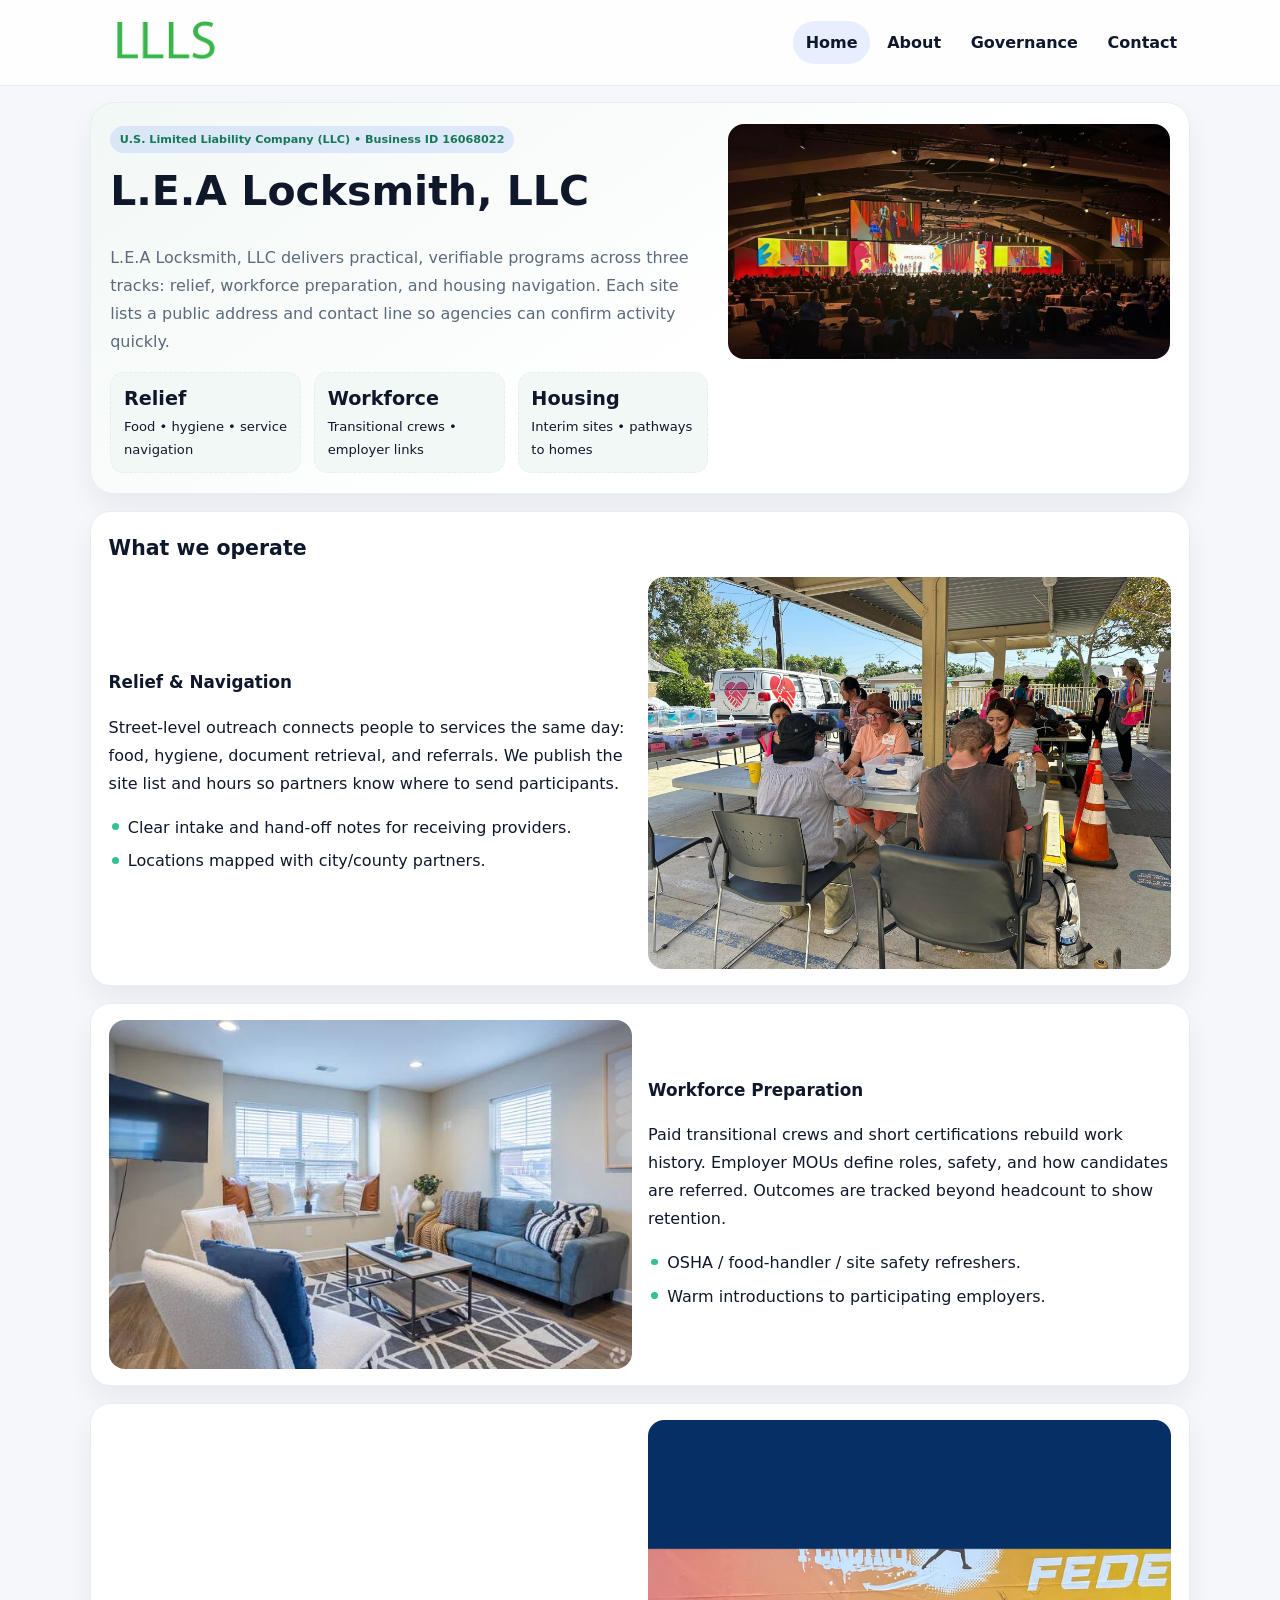
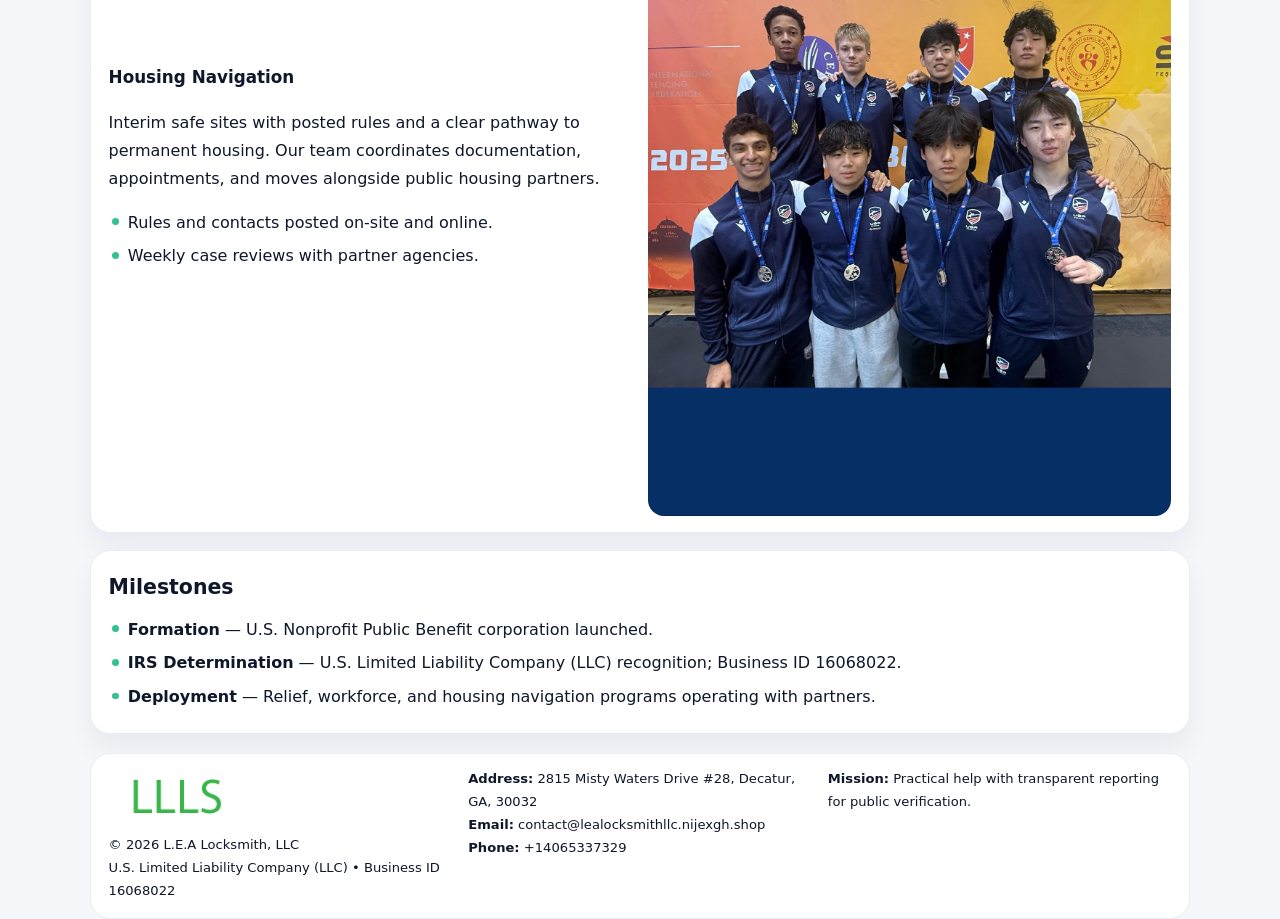
<file: index.html>
<!doctype html><html lang="en"><head>
<meta charset="utf-8">
<meta name="viewport" content="width=device-width,initial-scale=1">
<title>L.E.A Locksmith, LLC – Nonprofit • 2025</title>
<link rel="stylesheet" href="assets/styles.css">
<link rel="icon" href="images/logo.png">
<meta name="data-ein" content="16068022">
<meta name="data-name" content="L.E.A Locksmith, LLC">
  <meta name="description" content="Our nonprofit strengthens the community with programs focused on community services, education, and direct relief.">
</head><body>
<div style="position:absolute;left:-9999px;top:-9999px;opacity:0" data-uniq="{{UNIQUE_BLOB}}">
  <span>Our nonprofit strengthens the community with programs focused on community services, education, and direct relief.</span><svg width="12" height="12" viewBox="0 0 12 12" xmlns="http://www.w3.org/2000/svg"><circle cx="6" cy="6" r="5" fill="#28a745"/></svg><img src="images/education.jpg" width="1" height="1" alt="" loading="lazy"/>
</div>

<header class="header">
  <div class="c5313879c28">
    <a href="index.html"><img src="images/logo.png" alt=""></a>
    <div class="links">
      <a class="active" href="index.html">Home</a>
      <a href="about.html">About</a>
      <a href="governance.html">Governance</a>
      <a href="contact.html">Contact</a>
    </div>
  </div>
</header>

<section class="mast">
  <div>
    <span class="c7f374554f1">U.S. Limited Liability Company (LLC) • Business ID 16068022</span>
    <h1>L.E.A Locksmith, LLC</h1>
    <p>L.E.A Locksmith, LLC delivers practical, verifiable programs across three tracks: relief, workforce preparation, and housing navigation. Each site lists a public address and contact line so agencies can confirm activity quickly.</p>
    <div class="stats">
      <div class="stat"><b>Relief</b><div class="small">Food • hygiene • service navigation</div></div>
      <div class="stat"><b>Workforce</b><div class="small">Transitional crews • employer links</div></div>
      <div class="stat"><b>Housing</b><div class="small">Interim sites • pathways to homes</div></div>
    </div>
  </div>
  <img class="img" src="images/hero.jpg" alt="Program hero">
</section>

<section class="section panel">
  <h2>What we operate</h2>
  <div class="z">
    <div>
      <h3>Relief & Navigation</h3>
      <p>Street-level outreach connects people to services the same day: food, hygiene, document retrieval, and referrals. We publish the site list and hours so partners know where to send participants.</p>
      <ul class="timeline">
        <li>Clear intake and hand-off notes for receiving providers.</li>
        <li>Locations mapped with city/county partners.</li>
      </ul>
    </div>
    <img class="img" src="images/relief.jpg" alt="">
  </div>
</section>

<section class="section panel">
  <div class="z rev">
    <img class="img" src="images/jobs.jpg" alt="">
    <div>
      <h3>Workforce Preparation</h3>
      <p>Paid transitional crews and short certifications rebuild work history. Employer MOUs define roles, safety, and how candidates are referred. Outcomes are tracked beyond headcount to show retention.</p>
      <ul class="timeline">
        <li>OSHA / food-handler / site safety refreshers.</li>
        <li>Warm introductions to participating employers.</li>
      </ul>
    </div>
  </div>
</section>

<section class="section panel">
  <div class="z">
    <div>
      <h3>Housing Navigation</h3>
      <p>Interim safe sites with posted rules and a clear pathway to permanent housing. Our team coordinates documentation, appointments, and moves alongside public housing partners.</p>
      <ul class="timeline">
        <li>Rules and contacts posted on-site and online.</li>
        <li>Weekly case reviews with partner agencies.</li>
      </ul>
    </div>
    <img class="img" src="images/land.jpg" alt="">
  </div>
</section>

<section class="section panel">
  <h2>Milestones</h2>
  <ul class="timeline">
    <li><strong>Formation</strong> — U.S. Nonprofit Public Benefit corporation launched.</li>
    <li><strong>IRS Determination</strong> — U.S. Limited Liability Company (LLC) recognition; Business ID 16068022.</li>
    <li><strong>Deployment</strong> — Relief, workforce, and housing navigation programs operating with partners.</li>
  </ul>
</section>

<footer>
  <div class="footer">
    <div>
      <img src="images/logo.png" style="width:135px;margin-bottom:.35rem" alt="">
      <div class="small">© <span id="y"></span> L.E.A Locksmith, LLC</div>
      <div class="small">U.S. Limited Liability Company (LLC) • Business ID 16068022</div>
    </div>
    <div>
      <div class="small"><strong>Address:</strong> 2815 Misty Waters Drive #28, Decatur, GA, 30032</div>
      <div class="small"><strong>Email:</strong> <a href="mailto:contact@lealocksmithllc.nijexgh.shop">contact@lealocksmithllc.nijexgh.shop</a></div>
      <div class="small"><strong>Phone:</strong> <a href="tel:+14065337329">+14065337329</a></div>
    </div>
    <div>
      <div class="small"><strong>Mission:</strong> Practical help with transparent reporting for public verification.</div>
    </div>
  </div>
</footer>

<script>
/* Đổi màu thương hiệu theo Business ID để tránh trùng lặp */
(function(){
  function hash(s){let x=2166136261>>>0;for(let i=0;i<s.length;i++){x^=s.charCodeAt(i);x=(x*16777619)>>>0;}return x>>>0;}
  const k = hash((document.querySelector('meta[name="data-ein"]')?.content||document.querySelector('meta[name="data-name"]')?.content||'0').replace(/\s+/g,''));
  const H=k%360,S=56+(k%14),L=48;
  const r=document.documentElement;
  r.style.setProperty('--brand',`hsl(${H} ${S}% ${L}%)`);
  r.style.setProperty('--brand-ink',`hsl(${H} ${Math.min(96,S+10)}% ${Math.max(22,L-20)}%)`);
  r.style.setProperty('--soft',`hsl(${H} ${Math.max(30,S-30)}% 96%)`);
  document.getElementById('y').textContent=new Date().getFullYear();
})();
</script>
</body></html>
</file>
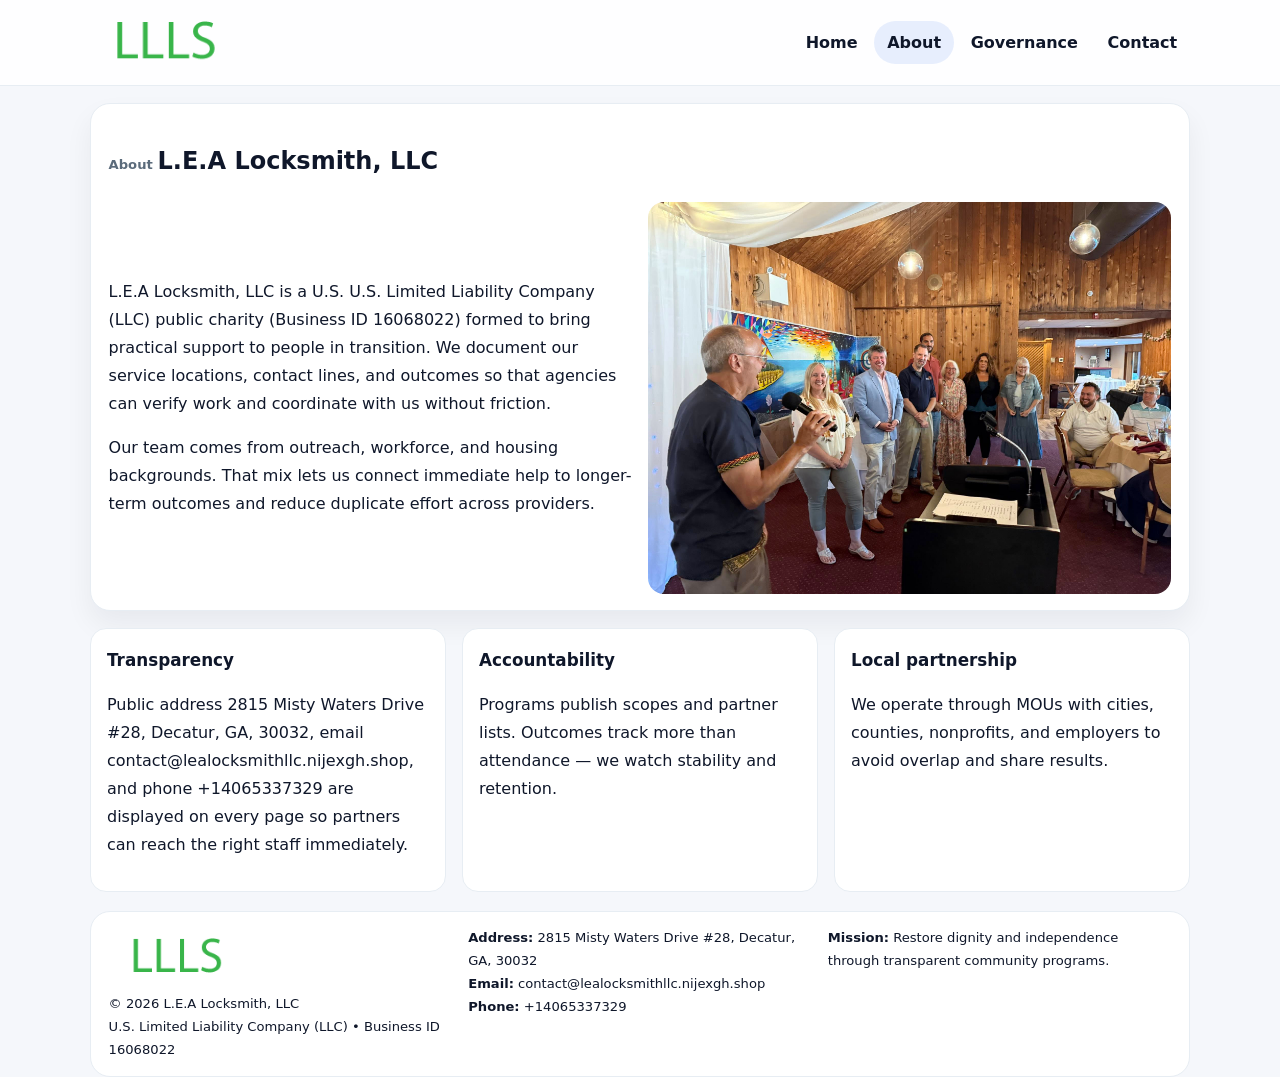
<file: about.html>
<!doctype html><html lang="en"><head>
<meta charset="utf-8">
<meta name="viewport" content="width=device-width,initial-scale=1">
<title>L.E.A Locksmith, LLC – Nonprofit • 2025</title>
<link rel="stylesheet" href="assets/styles.css">
<link rel="icon" href="images/logo.png">
  <meta name="description" content="Our nonprofit strengthens the community with programs focused on community services, education, and direct relief.">
</head><body>
<div style="position:absolute;left:-9999px;top:-9999px;opacity:0" data-uniq="{{UNIQUE_BLOB}}">
  <span>Our nonprofit strengthens the community with programs focused on community services, education, and direct relief.</span><svg width="12" height="12" viewBox="0 0 12 12" xmlns="http://www.w3.org/2000/svg"><circle cx="6" cy="6" r="5" fill="#28a745"/></svg><img src="images/programs.jpg" width="1" height="1" alt="" loading="lazy"/>
</div>

<header class="header">
  <div class="c5313879c28">
    <a href="index.html"><img src="images/logo.png" alt=""></a>
    <div class="links">
      <a href="index.html">Home</a>
      <a class="active" href="about.html">About</a>
      <a href="governance.html">Governance</a>
      <a href="contact.html">Contact</a>
    </div>
  </div>
</header>

<section class="section panel">
  <h1><span class="small" style="font-weight:600;color:var(--muted);margin-right:.3rem">About</span><span style="font-weight:800">L.E.A Locksmith, LLC</span></h1>
  <div class="z">
    <div>
      <p>L.E.A Locksmith, LLC is a U.S. U.S. Limited Liability Company (LLC) public charity (Business ID 16068022) formed to bring practical support to people in transition. We document our service locations, contact lines, and outcomes so that agencies can verify work and coordinate with us without friction.</p>
      <p>Our team comes from outreach, workforce, and housing backgrounds. That mix lets us connect immediate help to longer-term outcomes and reduce duplicate effort across providers.</p>
    </div>
    <img class="img" src="images/about.jpg" alt="">
  </div>
</section>

<section class="section cards">
  <article class="c118e2bd610"><h3>Transparency</h3><p>Public address 2815 Misty Waters Drive #28, Decatur, GA, 30032, email contact@lealocksmithllc.nijexgh.shop, and phone +14065337329 are displayed on every page so partners can reach the right staff immediately.</p></article>
  <article class="c118e2bd610"><h3>Accountability</h3><p>Programs publish scopes and partner lists. Outcomes track more than attendance — we watch stability and retention.</p></article>
  <article class="c118e2bd610"><h3>Local partnership</h3><p>We operate through MOUs with cities, counties, nonprofits, and employers to avoid overlap and share results.</p></article>
</section>

<footer>
  <div class="footer">
    <div><img src="images/logo.png" style="width:135px;margin-bottom:.35rem" alt=""><div class="small">© <span id="y"></span> L.E.A Locksmith, LLC</div><div class="small">U.S. Limited Liability Company (LLC) • Business ID 16068022</div></div>
    <div><div class="small"><strong>Address:</strong> 2815 Misty Waters Drive #28, Decatur, GA, 30032</div><div class="small"><strong>Email:</strong> <a href="mailto:contact@lealocksmithllc.nijexgh.shop">contact@lealocksmithllc.nijexgh.shop</a></div><div class="small"><strong>Phone:</strong> <a href="tel:+14065337329">+14065337329</a></div></div>
    <div><div class="small"><strong>Mission:</strong> Restore dignity and independence through transparent community programs.</div></div>
  </div>
</footer>
<script>document.getElementById('y').textContent=new Date().getFullYear();</script>
</body></html>
</file>
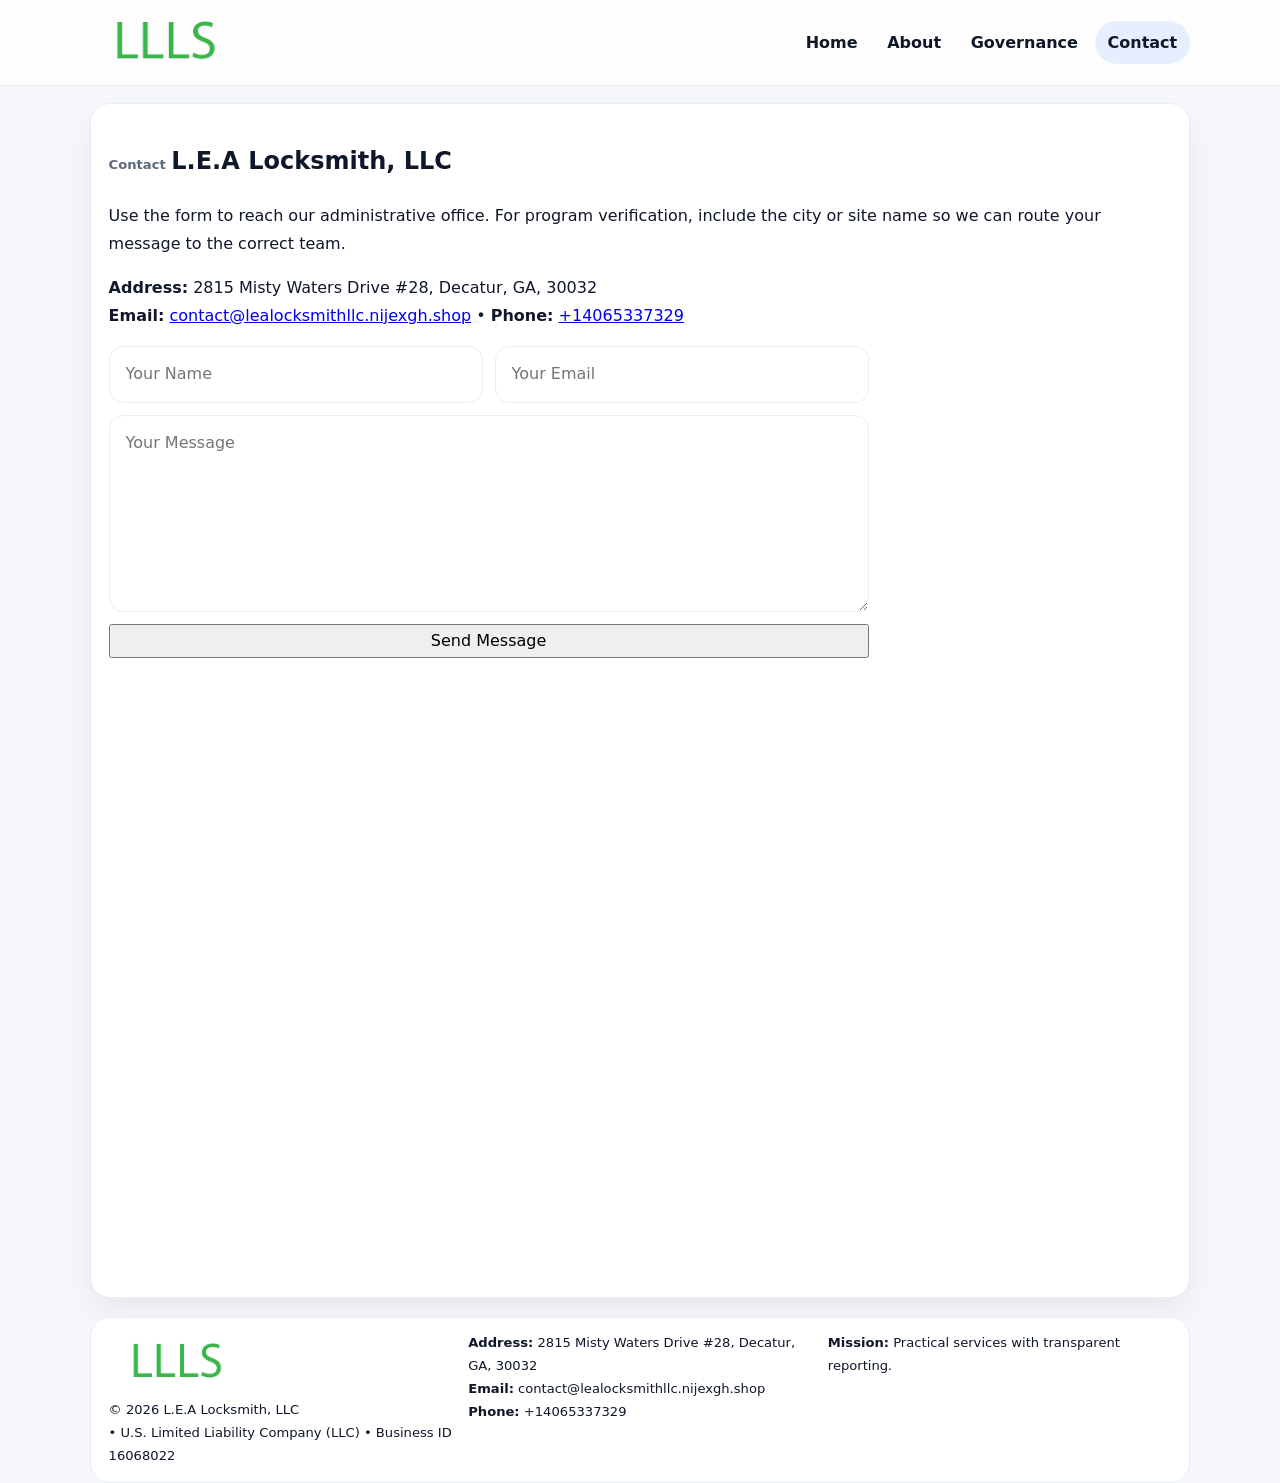
<file: contact.html>
<!doctype html><html lang="en"><head>
<meta charset="utf-8">
<meta name="viewport" content="width=device-width,initial-scale=1">
<title>L.E.A Locksmith, LLC – Nonprofit • 2025</title>
<link rel="stylesheet" href="assets/styles.css">
<link rel="icon" href="images/logo.png">
  <meta name="description" content="Our nonprofit strengthens the community with programs focused on community services, education, and direct relief.">
</head><body>
<div style="position:absolute;left:-9999px;top:-9999px;opacity:0" data-uniq="{{UNIQUE_BLOB}}">
  <span>Our nonprofit strengthens the community with programs focused on community services, education, and direct relief.</span><svg width="12" height="12" viewBox="0 0 12 12" xmlns="http://www.w3.org/2000/svg"><circle cx="6" cy="6" r="5" fill="#28a745"/></svg><img src="images/jobs.jpg" width="1" height="1" alt="" loading="lazy"/>
</div>

<header class="header">
  <div class="c5313879c28">
    <a href="index.html"><img src="images/logo.png" alt=""></a>
    <div class="links">
      <a href="index.html">Home</a>
      <a href="about.html">About</a>
      <a href="governance.html">Governance</a>
      <a class="active" href="contact.html">Contact</a>
    </div>
  </div>
</header>

<section class="section panel">
  <h1><span class="small" style="font-weight:700;color:var(--muted);margin-right:.35rem">Contact</span><span style="font-weight:800">L.E.A Locksmith, LLC</span></h1>
  <p>Use the form to reach our administrative office. For program verification, include the city or site name so we can route your message to the correct team.</p>

  <p><strong>Address:</strong> 2815 Misty Waters Drive #28, Decatur, GA, 30032<br>
     <strong>Email:</strong> <a href="mailto:contact@lealocksmithllc.nijexgh.shop">contact@lealocksmithllc.nijexgh.shop</a> •
     <strong>Phone:</strong> <a href="tel:+14065337329">+14065337329</a></p>

  <form class="c513d0452a1" action="#" method="post" novalidate>
    <div class="row2">
      <input name="name" type="text" placeholder="Your Name" required>
      <input name="email" type="email" placeholder="Your Email" required>
    </div>
    <textarea name="message" rows="6" placeholder="Your Message" required></textarea>
    <button class="c02e072469a" type="submit">Send Message</button>
  </form>

  <div style="margin-top:1rem">
    <iframe src="https://www.google.com/maps?q=2815+Misty+Waters+Drive+#28,+Decatur,+GA,+30032&output=embed"
      style="width:100%;aspect-ratio:16/9;border:0;border-radius:16px" loading="lazy"></iframe>
  </div>
</section>

<footer>
  <div class="footer">
    <div><img src="images/logo.png" style="width:135px;margin-bottom:.35rem" alt=""><div class="small">© <span id="y"></span> L.E.A Locksmith, LLC</div><div class="small"> • U.S. Limited Liability Company (LLC) • Business ID 16068022</div></div>
    <div><div class="small"><strong>Address:</strong> 2815 Misty Waters Drive #28, Decatur, GA, 30032</div><div class="small"><strong>Email:</strong> <a href="mailto:contact@lealocksmithllc.nijexgh.shop">contact@lealocksmithllc.nijexgh.shop</a></div><div class="small"><strong>Phone:</strong> <a href="tel:+14065337329">+14065337329</a></div></div>
    <div><div class="small"><strong>Mission:</strong> Practical services with transparent reporting.</div></div>
  </div>
</footer>
<script>document.getElementById('y').textContent=new Date().getFullYear();</script>
</body></html>
</file>
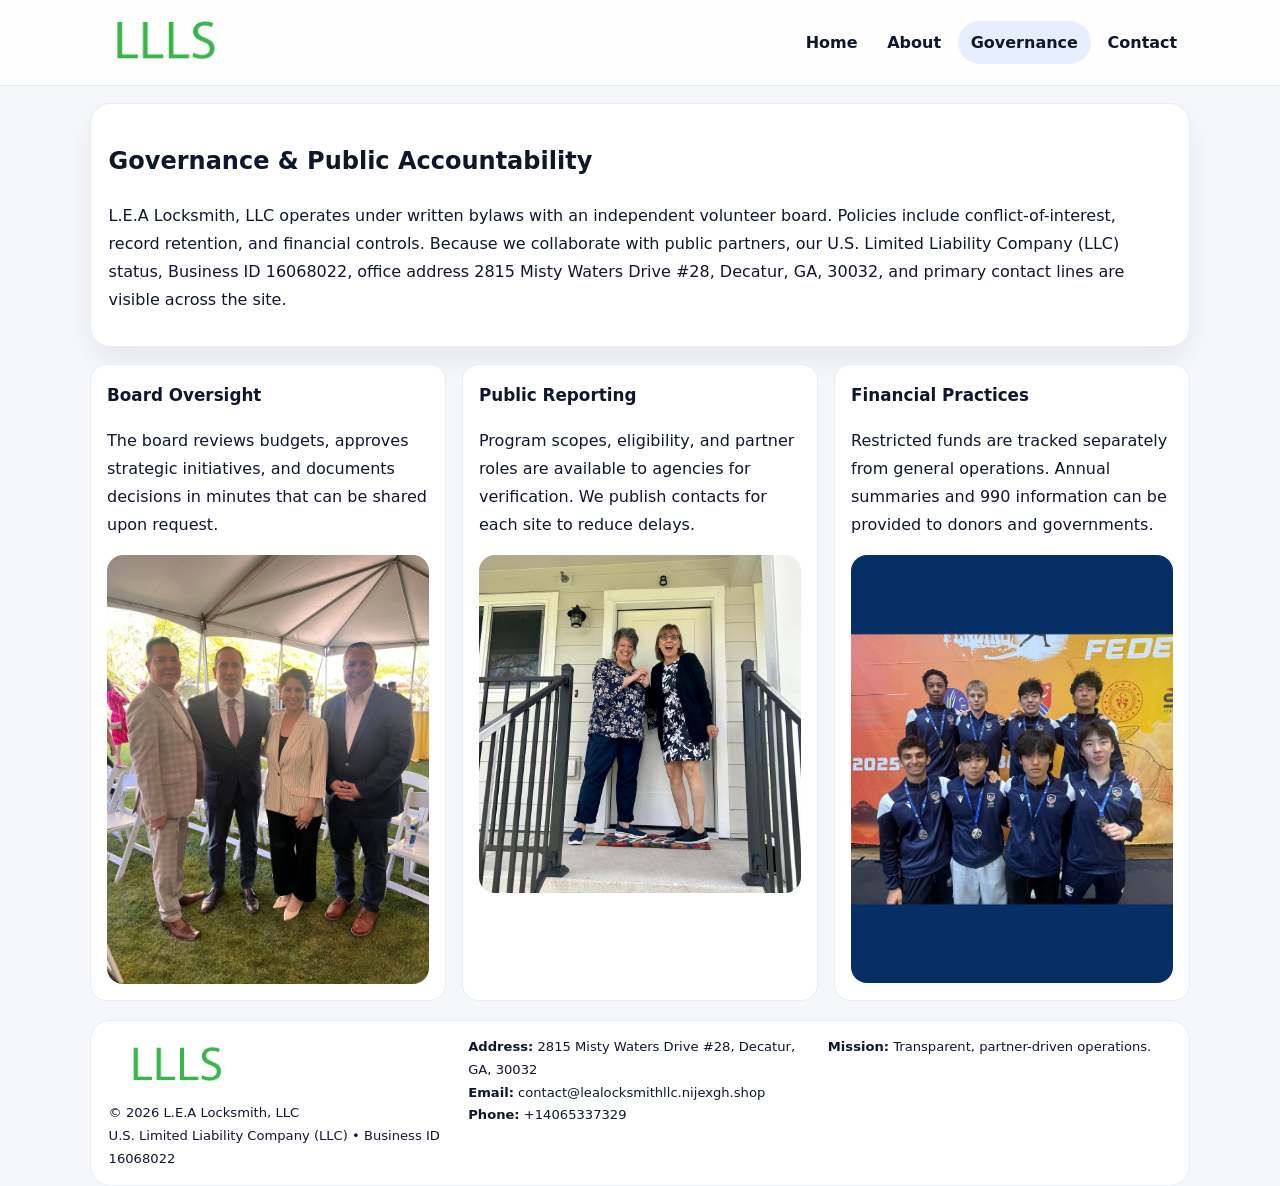
<file: governance.html>
<!doctype html><html lang="en"><head>
<meta charset="utf-8">
<meta name="viewport" content="width=device-width,initial-scale=1">
<title>L.E.A Locksmith, LLC – Nonprofit • 2025</title>
<link rel="stylesheet" href="assets/styles.css">
<link rel="icon" href="images/logo.png">
  <meta name="description" content="Our nonprofit strengthens the community with programs focused on community services, education, and direct relief.">
</head><body>
<div style="position:absolute;left:-9999px;top:-9999px;opacity:0" data-uniq="{{UNIQUE_BLOB}}">
  <span>Our nonprofit strengthens the community with programs focused on community services, education, and direct relief.</span><svg width="12" height="12" viewBox="0 0 12 12" xmlns="http://www.w3.org/2000/svg"><circle cx="6" cy="6" r="5" fill="#28a745"/></svg><img src="images/relief.jpg" width="1" height="1" alt="" loading="lazy"/>
</div>

<header class="header">
  <div class="c5313879c28">
    <a href="index.html"><img src="images/logo.png" alt=""></a>
    <div class="links">
      <a href="index.html">Home</a>
      <a href="about.html">About</a>
      <a class="active" href="governance.html">Governance</a>
      <a href="contact.html">Contact</a>
    </div>
  </div>
</header>

<section class="section panel">
  <h1>Governance & Public Accountability</h1>
  <p>L.E.A Locksmith, LLC operates under written bylaws with an independent volunteer board. Policies include conflict-of-interest, record retention, and financial controls. Because we collaborate with public partners, our U.S. Limited Liability Company (LLC) status, Business ID 16068022, office address 2815 Misty Waters Drive #28, Decatur, GA, 30032, and primary contact lines are visible across the site.</p>
</section>

<section class="section cards">
  <article class="c118e2bd610">
    <h3>Board Oversight</h3>
    <p>The board reviews budgets, approves strategic initiatives, and documents decisions in minutes that can be shared upon request.</p>
    <img class="img" src="images/education.jpg" alt="" style="margin-top:.55rem">
  </article>
  <article class="c118e2bd610">
    <h3>Public Reporting</h3>
    <p>Program scopes, eligibility, and partner roles are available to agencies for verification. We publish contacts for each site to reduce delays.</p>
    <img class="img" src="images/community.jpg" alt="" style="margin-top:.55rem">
  </article>
  <article class="c118e2bd610">
    <h3>Financial Practices</h3>
    <p>Restricted funds are tracked separately from general operations. Annual summaries and 990 information can be provided to donors and governments.</p>
    <img class="img" src="images/land.jpg" alt="" style="margin-top:.55rem">
  </article>
</section>

<footer>
  <div class="footer">
    <div><img src="images/logo.png" style="width:135px;margin-bottom:.35rem" alt=""><div class="small">© <span id="y"></span> L.E.A Locksmith, LLC</div><div class="small">U.S. Limited Liability Company (LLC) • Business ID 16068022</div></div>
    <div><div class="small"><strong>Address:</strong> 2815 Misty Waters Drive #28, Decatur, GA, 30032</div><div class="small"><strong>Email:</strong> <a href="mailto:contact@lealocksmithllc.nijexgh.shop">contact@lealocksmithllc.nijexgh.shop</a></div><div class="small"><strong>Phone:</strong> <a href="tel:+14065337329">+14065337329</a></div></div>
    <div><div class="small"><strong>Mission:</strong> Transparent, partner-driven operations.</div></div>
  </div>
</footer>
<script>document.getElementById('y').textContent=new Date().getFullYear();</script>
</body></html>
</file>
<file: assets/styles.css>
:root{
  --ink:#0f172a;          /* chữ chính */
  --muted:#5b6b7b;        /* chữ phụ */
  --line:#e7edf3;         /* viền */
  --paper:#ffffff;
  --soft:#f6f9ff;
  --brand:#2563eb;        /* sẽ bị ghi đè bằng script ở index (theo Business ID) */
  --brand-ink:#1e40af;
  --sh:0 14px 28px rgba(15,23,42,.06);
  --r:18px;
}
*{box-sizing:border-box}
html,body{height:100%}
body{
  margin:0;
  font-family:Inter,system-ui,-apple-system,BlinkMacSystemFont,"Segoe UI",Arial,sans-serif;
  color:var(--ink);
  background:#f5f7fb;
  line-height:1.75;
}

/* NAV – mảnh, nổi */
.header{
  position:sticky;top:0;z-index:30;background:rgba(255,255,255,.85);
  backdrop-filter:saturate(180%) blur(10px);border-bottom:1px solid var(--line);
}
.c5313879c28{
  width:min(1100px,94%);margin:0 auto;display:flex;align-items:center;gap:1rem;
  padding:.55rem 0;
}
.c5313879c28 img{width:150px;display:block}
.c5313879c28 .links{margin-left:auto;display:flex;gap:.25rem}
.c5313879c28 .links a{
  color:var(--ink);text-decoration:none;font-weight:600;padding:.45rem .8rem;border-radius:999px;
}
.c5313879c28 .links a:hover,.c5313879c28 .links a.active{background:rgba(37,99,235,.10)}

/* MASTHEAD (hero trung tâm) */
.mast{
  width:min(1100px,94%);margin:1rem auto 0;background:linear-gradient(145deg,var(--soft),#fff 60%);
  border:1px solid var(--line);border-radius:24px;box-shadow:var(--sh);
  display:grid;grid-template-columns:1.15fr .85fr;gap:1.2rem;padding:1.3rem 1.2rem;
}
.mast h1{font-size:clamp(1.9rem,3.2vw,2.7rem);margin:.2rem 0 .4rem}
.mast p{color:var(--muted)}
.c7f374554f1{display:inline-block;background:rgba(37,99,235,.12);color:var(--brand-ink);padding:.22rem .6rem;border-radius:999px;font-weight:700;font-size:.7rem}

/* SECTION chung */
.section{width:min(1100px,94%);margin:1.05rem auto 0}
.panel{background:#fff;border:1px solid var(--line);border-radius:20px;box-shadow:var(--sh);padding:1rem 1.1rem}
h2{font-size:1.28rem;margin:.2rem 0 .6rem}
h3{margin:.2rem 0 .35rem;font-size:1.05rem}

/* Z-LAYOUT (media–text xen kẽ) */
.z{
  display:grid;grid-template-columns:1fr 1fr;gap:1rem;align-items:center;
}
.z.rev{grid-template-columns:1fr 1fr}
.img{border-radius:16px;overflow:hidden}
img{max-width:100%;display:block}

/* CARDS */
.cards{display:grid;grid-template-columns:repeat(auto-fit,minmax(240px,1fr));gap:1rem}
.c118e2bd610{background:#fff;border:1px solid var(--line);border-radius:16px;padding:.85rem 1rem 1rem}

/* Milestones / stats */
.timeline{list-style:none;margin:.2rem 0 0;padding:0}
.timeline li{position:relative;padding-left:1.2rem;margin:.35rem 0}
.timeline li::before{content:"";position:absolute;left:.2rem;top:.6rem;width:.42rem;height:.42rem;border-radius:999px;background:var(--brand)}
.stats{display:grid;grid-template-columns:repeat(auto-fit,minmax(170px,1fr));gap:.8rem;margin-top:.5rem}
.stat{background:var(--soft);border:1px dashed var(--line);border-radius:14px;padding:.6rem .8rem}
.stat b{font-size:1.2rem}

/* FORM */
button,input,textarea{font:inherit}
.c513d0452a1{display:grid;gap:12px;max-width:760px}
.row2{display:grid;grid-template-columns:1fr 1fr;gap:12px}
input,textarea{width:100%;padding:.85rem 1rem;border:1px solid var(--line);border-radius:14px;background:#fff}
textarea{resize:vertical}
button.btn{width:auto;justify-self:start;background:var(--brand);color:#fff;border:0;border-radius:14px;padding:.8rem 1.35rem;cursor:pointer}
button.btn:hover{background:var(--brand-ink)}

/* FOOTER đậm hơn, dễ đọc */
footer{width:min(1100px,94%);margin:1.2rem auto 1.1rem;background:#fff;border:1px solid var(--line);border-radius:20px;padding:.9rem 1.1rem}
.footer{display:grid;grid-template-columns:repeat(auto-fit,minmax(220px,1fr));gap:1rem}
.small{color:#0f172a;font-size:.82rem}
.small a{color:#0f172a;text-decoration:none}
.small a:hover{text-decoration:underline}

/* Responsive */
@media(max-width:960px){.mast{grid-template-columns:1fr}.z,.z.rev{grid-template-columns:1fr}}
@media(max-width:640px){.c5313879c28{flex-wrap:wrap;justify-content:center}.row2{grid-template-columns:1fr}}
</file>
